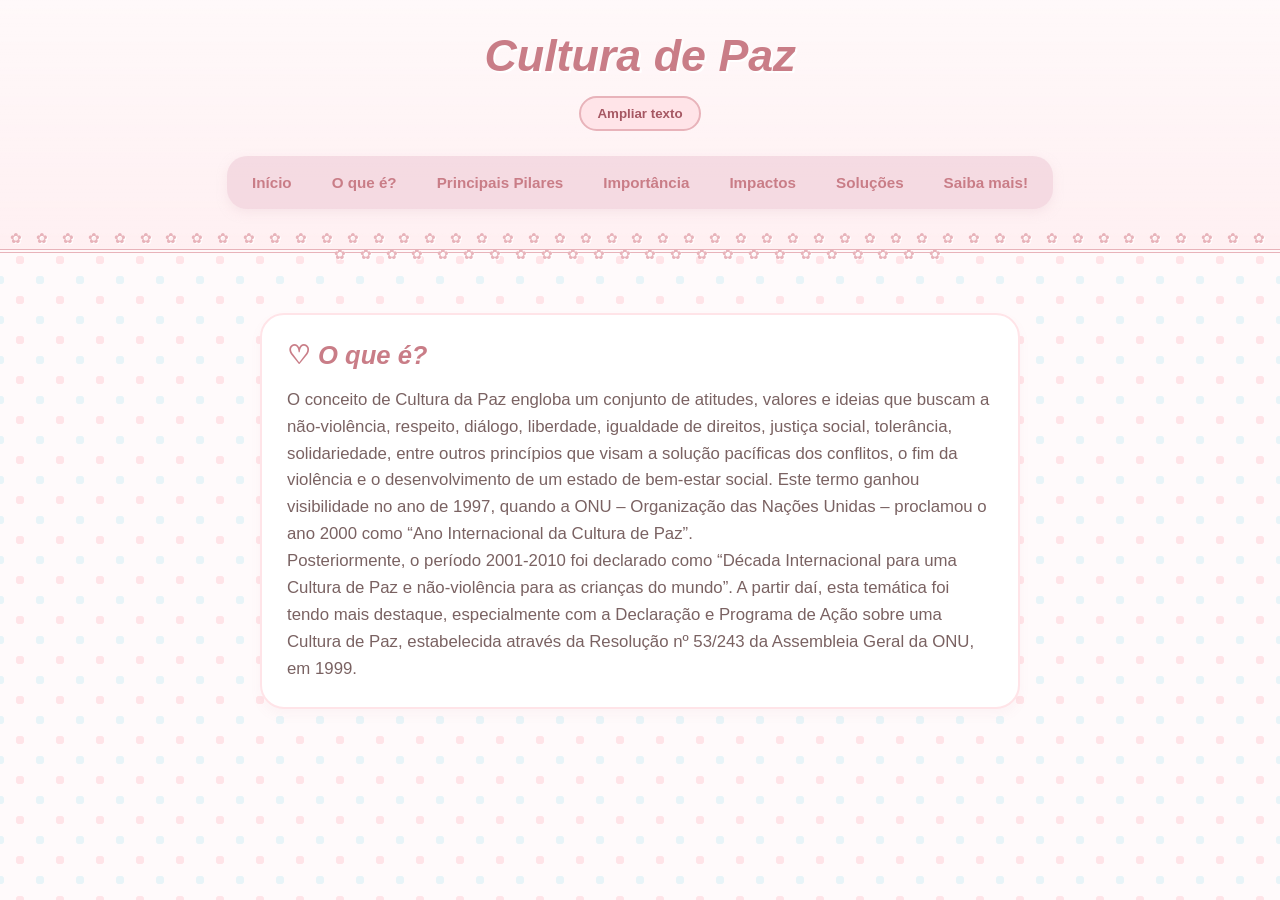
<file: pagina1.html>
<!DOCTYPE html>
<html lang="pt-BR">
<head>
 <meta charset="UTF-8">
 <meta name="viewport" content="width=device-width, initial-scale=1.0">
 <title>Paz em Pauta</title>
 <link rel="stylesheet" href="style.css">
 <script src="script.js" defer></script>
</head>
<body>
  
 <!-- Cabeçalho !-->


 <header>
  
     <h1><i>Cultura de Paz</i></h1>
  
     <!-- Botão de Acessibilidade !-->


     <div class="acessibilidade-container">
         <button type="button" id="botao-fonte" aria-pressed="false">Ampliar texto</button>
     </div>


     <!-- Menu de Navegação !-->


     <nav>
         <ul>
             <li><a href="index.html">Início</a></li>


             <li><a href="pagina1.html">O que é?</a></li>
             <li><a href="pagina2.html">Principais Pilares</a></li>
             <li><a href="pagina3.html">Importância</a></li>
             <li><a href="pagina4.html">Impactos</a></li>
             <li><a href="pagina5.html">Soluções</a></li>
             <li><a href="pagina6.html">Saiba mais!</a></li>
         </ul>
     </nav>
 </header>


 <article>


      <!-- O que é !-->


   <section id="o-que-e">
         <h3><i>O que é?</i></h3>
         <p>O conceito de Cultura da Paz engloba um conjunto de atitudes, valores e ideias que buscam a não-violência, respeito, diálogo, liberdade, igualdade de direitos, justiça social, tolerância, solidariedade, entre outros princípios que visam a solução pacíficas dos conflitos, o fim da violência e o desenvolvimento de um estado de bem-estar social.
Este termo ganhou visibilidade no ano de 1997, quando a ONU – Organização das Nações Unidas – proclamou o ano 2000 como “Ano Internacional da Cultura de Paz”. <br> Posteriormente, o período 2001-2010 foi declarado como “Década Internacional para uma Cultura de Paz e não-violência para as crianças do mundo”. A partir daí, esta temática foi tendo mais destaque, especialmente com a Declaração e Programa de Ação sobre uma Cultura de Paz, estabelecida através da Resolução nº 53/243 da Assembleia Geral da ONU, em 1999.</p>
        
     </section>


</article>


</body>
</html>
</file>
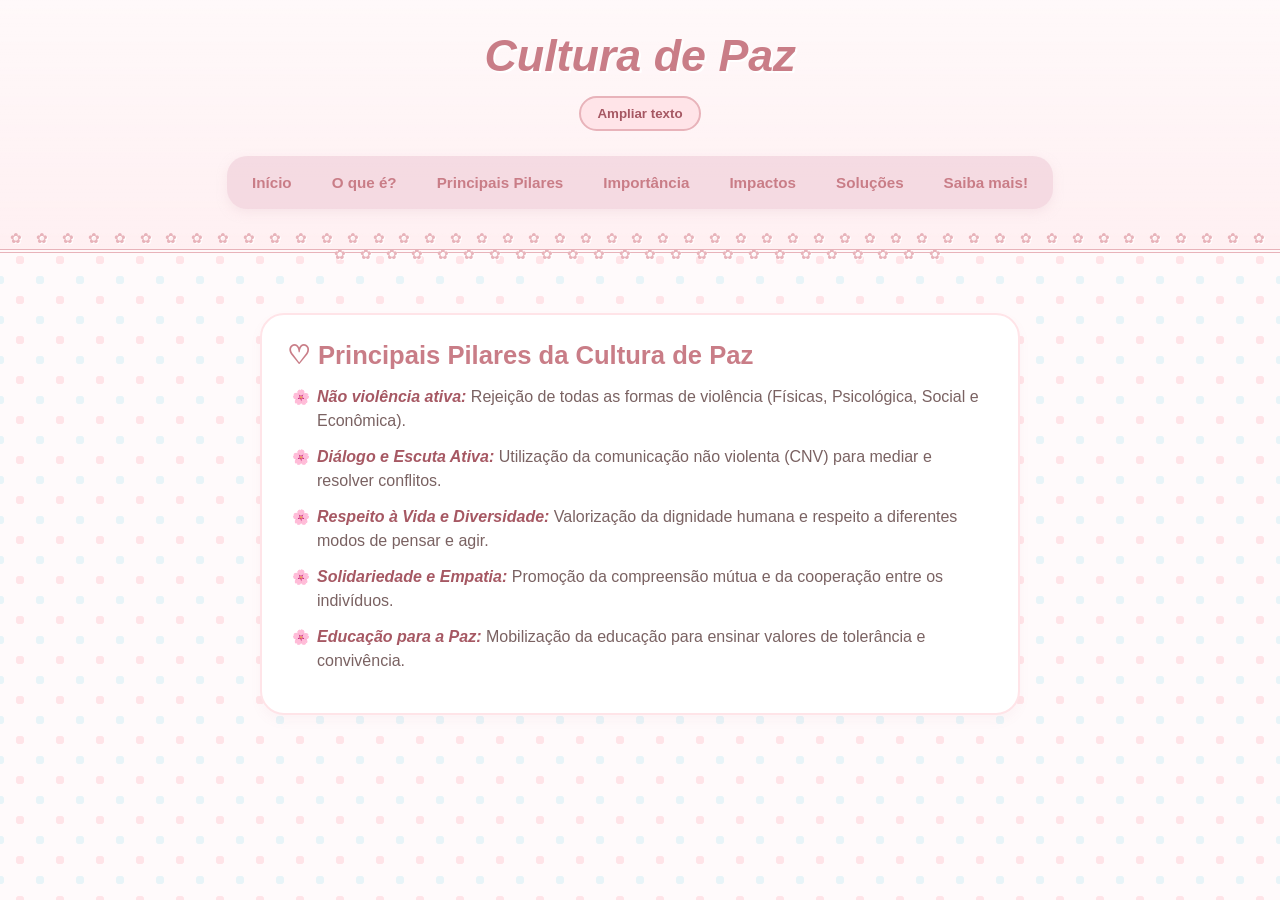
<file: pagina2.html>
<!DOCTYPE html>
<html lang="pt-BR">
<head>
 <meta charset="UTF-8">
 <meta name="viewport" content="width=device-width, initial-scale=1.0">
 <title>Paz em Pauta</title>
 <link rel="stylesheet" href="style.css">
 <script src="script.js" defer></script>
</head>
<body>
  
 <!-- Cabeçalho !-->


 <header>
  
     <h1><i>Cultura de Paz</i></h1>
  
     <!-- Botão de Acessibilidade !-->


     <div class="acessibilidade-container">
         <button type="button" id="botao-fonte" aria-pressed="false">Ampliar texto</button>
     </div>


     <!-- Menu de Navegação !-->


     <nav>
         <ul>
             <li><a href="index.html">Início</a></li>


             <li><a href="pagina1.html">O que é?</a></li>
             <li><a href="pagina2.html">Principais Pilares</a></li>
             <li><a href="pagina3.html">Importância</a></li>
             <li><a href="pagina4.html">Impactos</a></li>
             <li><a href="pagina5.html">Soluções</a></li>
             <li><a href="pagina6.html">Saiba mais!</a></li>
         </ul>
     </nav>
 </header>


 <article>


      <!-- Pilares !-->


      <section id="pilares">


         <h3>Principais Pilares da Cultura de Paz</h3>
         <ul>
             <li><b><i>Não violência ativa:</i></b> Rejeição de todas as formas de violência (Físicas, Psicológica, Social e Econômica).</li>
             <li><b><i>Diálogo e Escuta Ativa:</i></b> Utilização da comunicação não violenta (CNV) para mediar e resolver conflitos.</li>
             <li><b><i>Respeito à Vida e Diversidade:</i></b> Valorização da dignidade humana e respeito a diferentes modos de pensar e agir.</li>
             <li><b><i>Solidariedade e Empatia:</i></b> Promoção da compreensão mútua e da cooperação entre os indivíduos.</li>
             <li><b><i>Educação para a Paz:</i></b> Mobilização da educação para ensinar valores de tolerância e convivência.</li>
         </ul>


     </section>


</article>


</body>
</html>
</file>
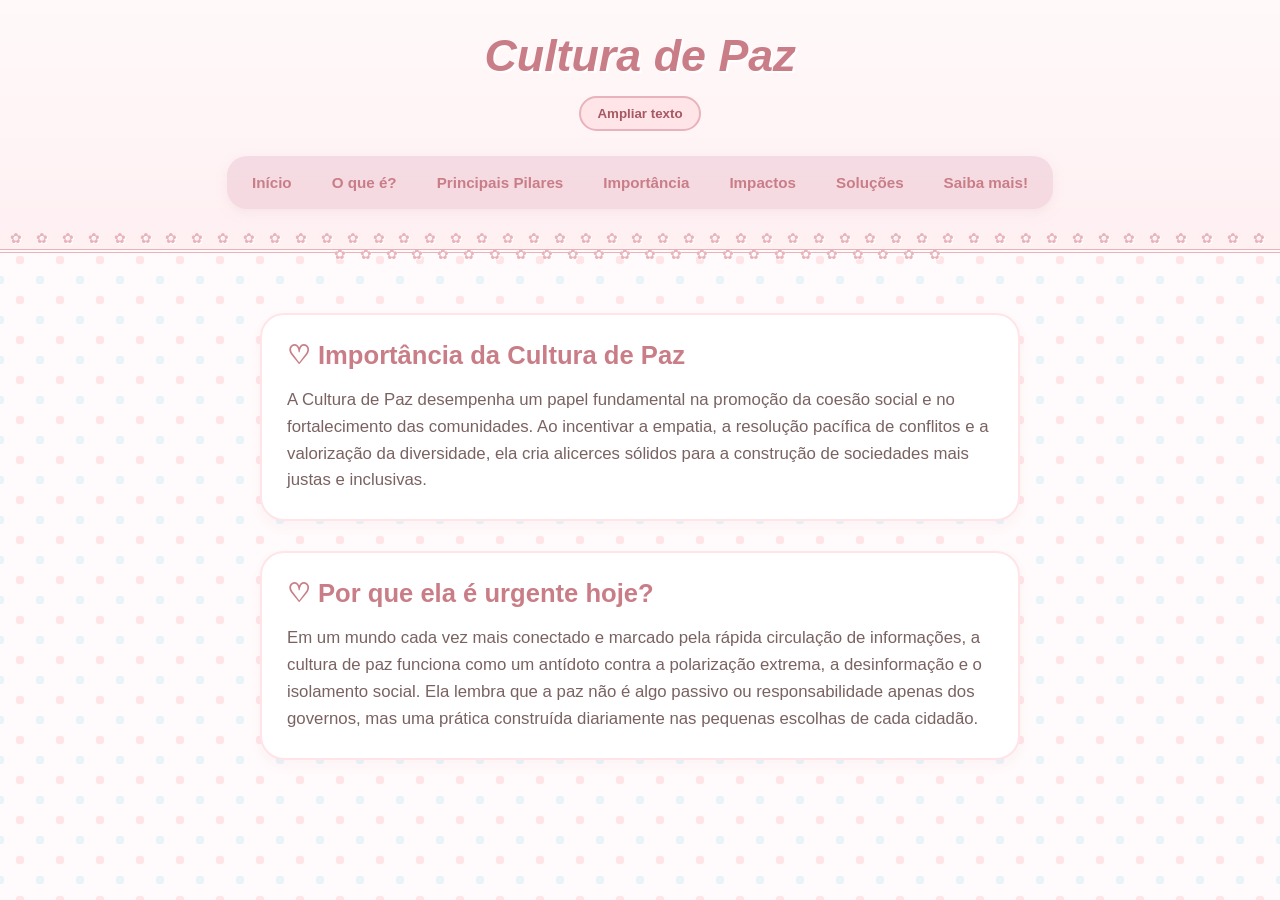
<file: pagina3.html>
<!DOCTYPE html>
<html lang="pt-BR">
<head>
 <meta charset="UTF-8">
 <meta name="viewport" content="width=device-width, initial-scale=1.0">
 <title>Paz em Pauta</title>
 <link rel="stylesheet" href="style.css">
 <script src="script.js" defer></script>
</head>
<body>
  
 <!-- Cabeçalho !-->


 <header>
  
     <h1><i>Cultura de Paz</i></h1>
  
     <!-- Botão de Acessibilidade !-->


     <div class="acessibilidade-container">
         <button type="button" id="botao-fonte" aria-pressed="false">Ampliar texto</button>
     </div>


     <!-- Menu de Navegação !-->


     <nav>
         <ul>
             <li><a href="index.html">Início</a></li>


             <li><a href="pagina1.html">O que é?</a></li>
             <li><a href="pagina2.html">Principais Pilares</a></li>
             <li><a href="pagina3.html">Importância</a></li>
             <li><a href="pagina4.html">Impactos</a></li>
             <li><a href="pagina5.html">Soluções</a></li>
             <li><a href="pagina6.html">Saiba mais!</a></li>
         </ul>
     </nav>


 </header>


 <article>


 <!-- Importância !-->


 <section id="importancia">


     <h3>Importância da Cultura de Paz</h3>
     <p>A Cultura de Paz desempenha um papel fundamental na promoção da coesão social e no fortalecimento das comunidades. Ao incentivar a empatia, a resolução pacífica de conflitos e a valorização da diversidade, ela cria alicerces sólidos para a construção de sociedades mais justas e inclusivas.</p>
    </section>


    <section id="importancia">


     <h3>Por que ela é urgente hoje?</h3>
     <p>Em um mundo cada vez mais conectado e marcado pela rápida circulação de informações, a cultura de paz funciona como um antídoto contra a polarização extrema, a desinformação e o isolamento social. Ela lembra que a paz não é algo passivo ou responsabilidade apenas dos governos, mas uma prática construída diariamente nas pequenas escolhas de cada cidadão.</p>
    </section>


 </article>


</body>
</html>
</file>
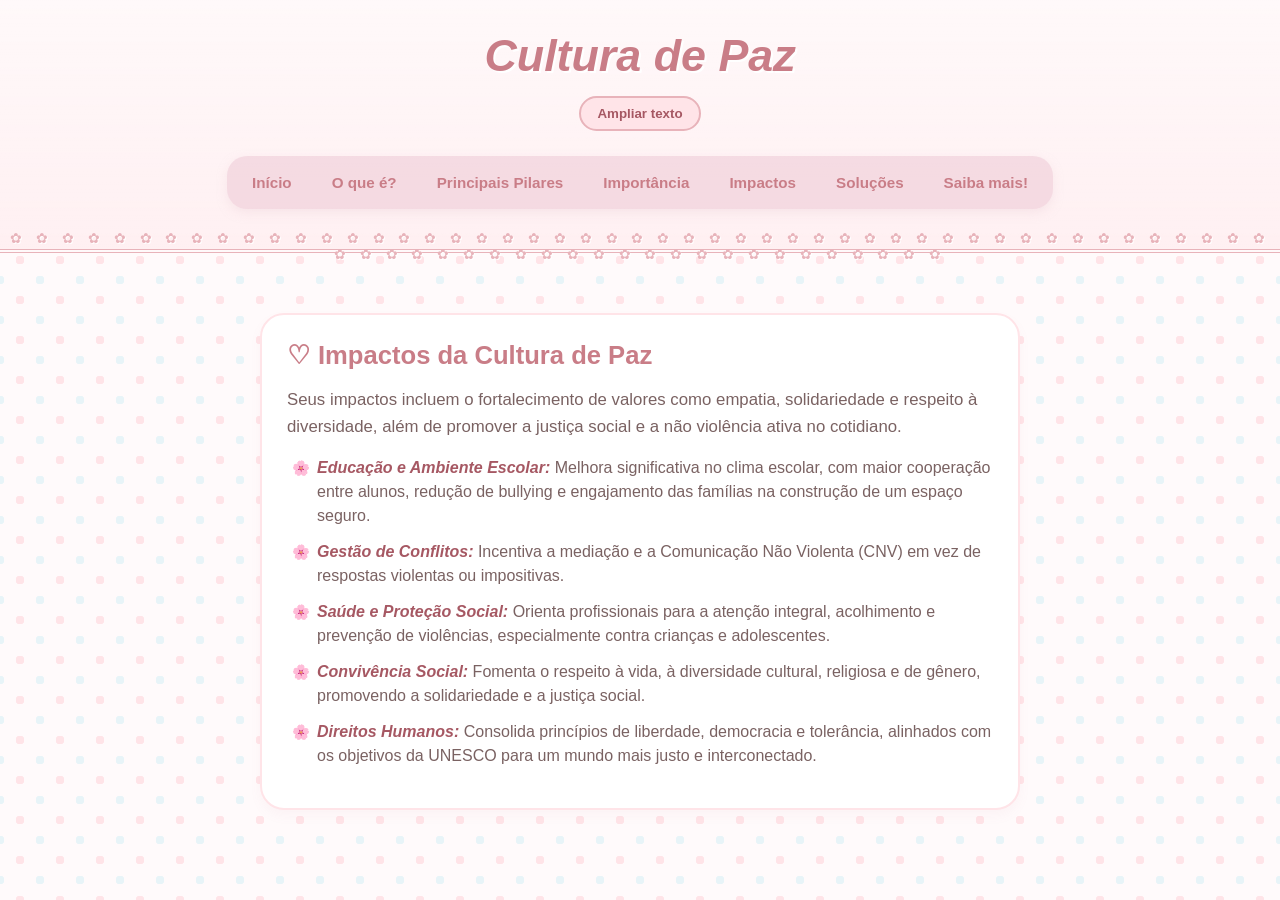
<file: pagina4.html>
<!DOCTYPE html>
<html lang="pt-BR">
<head>
 <meta charset="UTF-8">
 <meta name="viewport" content="width=device-width, initial-scale=1.0">
 <title>Paz em Pauta</title>
 <link rel="stylesheet" href="style.css">
 <script src="script.js" defer></script>
</head>
<body>
  
 <!-- Cabeçalho !-->


 <header>
  
     <h1><i>Cultura de Paz</i></h1>
  
     <!-- Botão de Acessibilidade !-->


     <div class="acessibilidade-container">
         <button type="button" id="botao-fonte" aria-pressed="false">Ampliar texto</button>
     </div>


     <!-- Menu de Navegação !-->


     <nav>
         <ul>
             <li><a href="index.html">Início</a></li>


             <li><a href="pagina1.html">O que é?</a></li>
             <li><a href="pagina2.html">Principais Pilares</a></li>
             <li><a href="pagina3.html">Importância</a></li>
             <li><a href="pagina4.html">Impactos</a></li>
             <li><a href="pagina5.html">Soluções</a></li>
             <li><a href="pagina6.html">Saiba mais!</a></li>
         </ul>
     </nav>
 </header>


 <article>


<!--  Impactos !-->


      <section id="impactos">
         <h3>Impactos da Cultura de Paz</h3>
         <p>Seus impactos incluem o fortalecimento de valores como empatia, solidariedade e respeito à diversidade, além de promover a justiça social e a não violência ativa no cotidiano.</p>
         <ul>
             <li><b><i>Educação e Ambiente Escolar:</i></b> Melhora significativa no clima escolar, com maior cooperação entre alunos, redução de bullying e engajamento das famílias na construção de um espaço seguro.</li>
             <li><b><i>Gestão de Conflitos:</i></b> Incentiva a mediação e a Comunicação Não Violenta (CNV) em vez de respostas violentas ou impositivas.</li>
             <li><b><i>Saúde e Proteção Social:</i></b> Orienta profissionais para a atenção integral, acolhimento e prevenção de violências, especialmente contra crianças e adolescentes.</li>
             <li><b><i>Convivência Social:</i></b> Fomenta o respeito à vida, à diversidade cultural, religiosa e de gênero, promovendo a solidariedade e a justiça social.</li>
             <li><b><i>Direitos Humanos:</i></b> Consolida princípios de liberdade, democracia e tolerância, alinhados com os objetivos da UNESCO para um mundo mais justo e interconectado.</li>
         </ul>
     </section>


 </article>


</body>
</html>
</file>
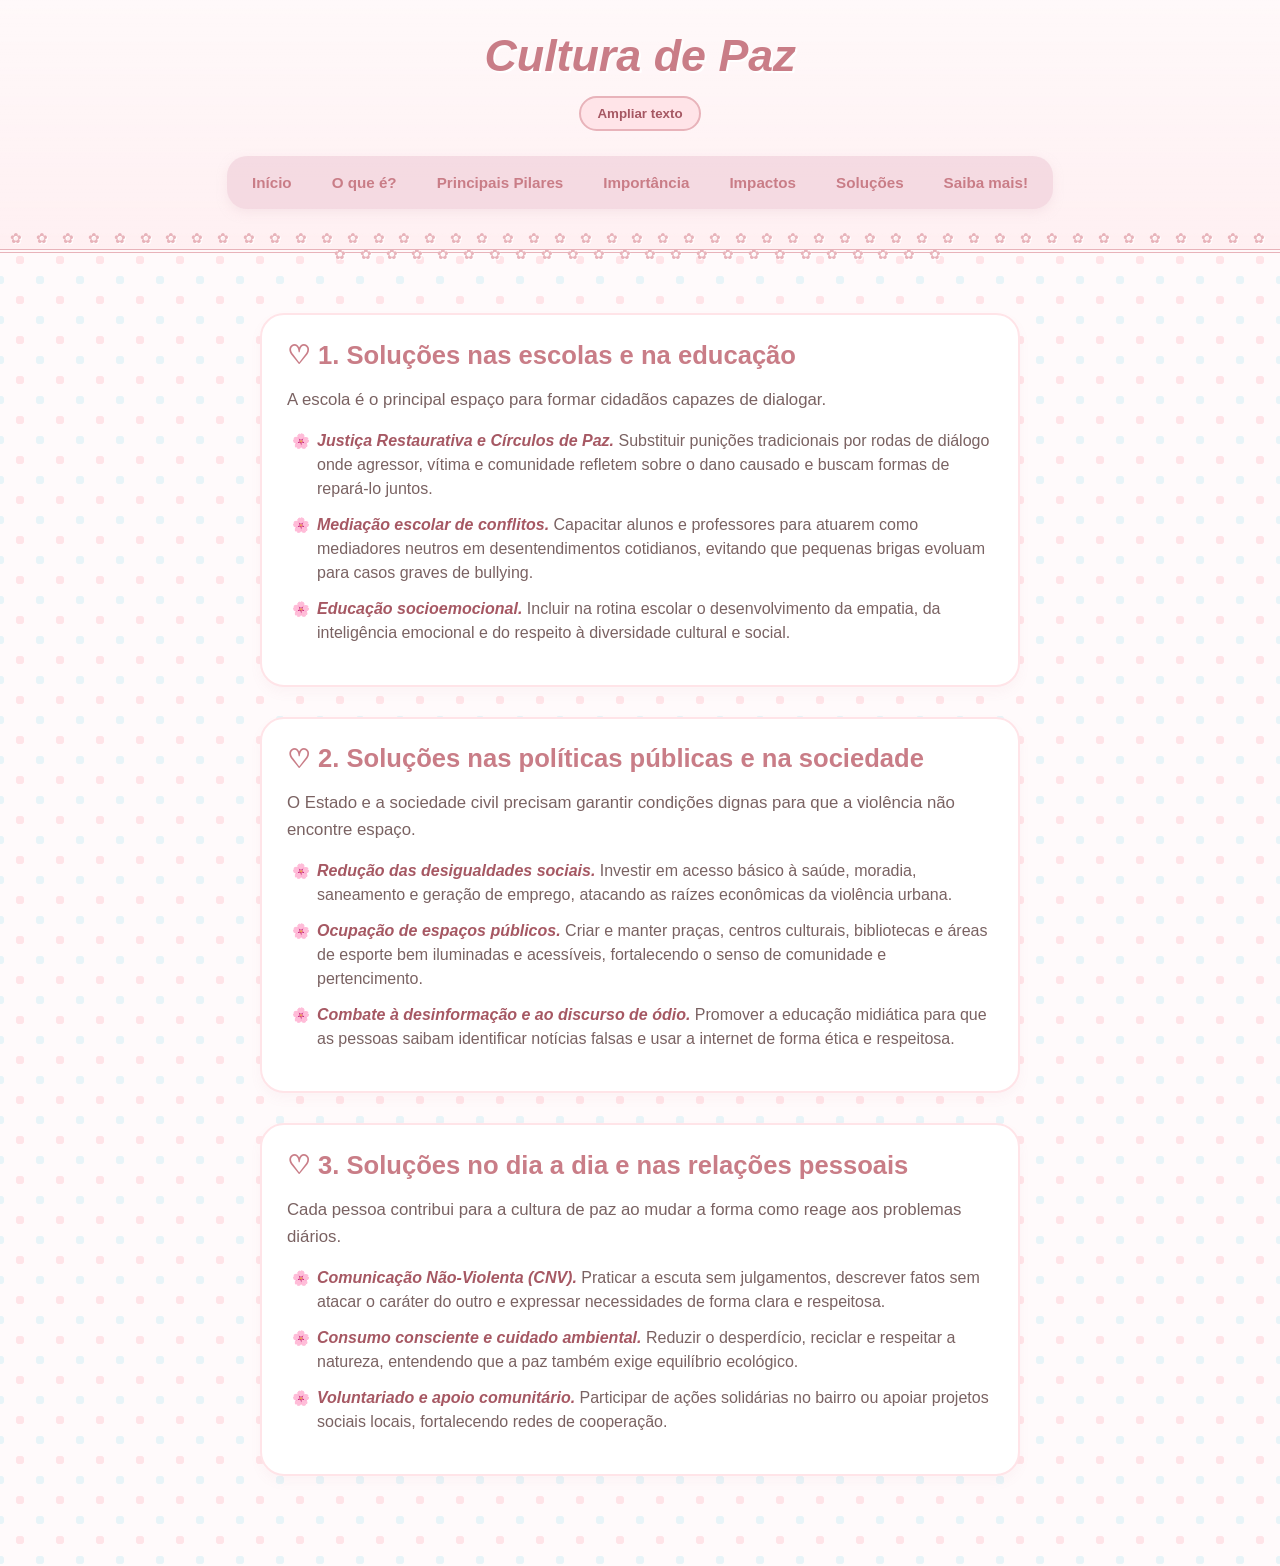
<file: pagina5.html>
<!DOCTYPE html>
<html lang="pt-BR">
<head>
 <meta charset="UTF-8">
 <meta name="viewport" content="width=device-width, initial-scale=1.0">
 <title>Paz em Pauta</title>
 <link rel="stylesheet" href="style.css">
 <script src="script.js" defer></script>
</head>
<body>
  
 <!-- Cabeçalho !-->


 <header>
  
     <h1><i>Cultura de Paz</i></h1>
  
     <!-- Botão de Acessibilidade !-->


     <div class="acessibilidade-container">
         <button type="button" id="botao-fonte" aria-pressed="false">Ampliar texto</button>
     </div>


     <!-- Menu de Navegação !-->


     <nav>
         <ul>
             <li><a href="index.html">Início</a></li>


             <li><a href="pagina1.html">O que é?</a></li>
             <li><a href="pagina2.html">Principais Pilares</a></li>
             <li><a href="pagina3.html">Importância</a></li>
             <li><a href="pagina4.html">Impactos</a></li>
             <li><a href="pagina5.html">Soluções</a></li>
             <li><a href="pagina6.html">Saiba mais!</a></li>
         </ul>
     </nav>
 </header>


 <article>
   <!-- Soluções -->
   <section id="solucoes">
     <h4>1. Soluções nas escolas e na educação</h4>
     <p>A escola é o principal espaço para formar cidadãos capazes de dialogar.</p>
     <ul>
       <li><b><i>Justiça Restaurativa e Círculos de Paz.</i></b> Substituir punições tradicionais por rodas de diálogo onde agressor, vítima e comunidade refletem sobre o dano causado e buscam formas de repará-lo juntos.</li>
       <li><b><i>Mediação escolar de conflitos.</i></b> Capacitar alunos e professores para atuarem como mediadores neutros em desentendimentos cotidianos, evitando que pequenas brigas evoluam para casos graves de bullying.</li>
       <li><b><i>Educação socioemocional.</i></b> Incluir na rotina escolar o desenvolvimento da empatia, da inteligência emocional e do respeito à diversidade cultural e social.</li>
     </ul>
   </section>
    <section id="solucoes-politicas">
     <h4>2. Soluções nas políticas públicas e na sociedade</h4>
     <p>O Estado e a sociedade civil precisam garantir condições dignas para que a violência não encontre espaço.</p>
     <ul>
       <li><b><i>Redução das desigualdades sociais.</i></b> Investir em acesso básico à saúde, moradia, saneamento e geração de emprego, atacando as raízes econômicas da violência urbana.</li>
       <li><b><i>Ocupação de espaços públicos.</i></b> Criar e manter praças, centros culturais, bibliotecas e áreas de esporte bem iluminadas e acessíveis, fortalecendo o senso de comunidade e pertencimento.</li>
       <li><b><i>Combate à desinformação e ao discurso de ódio.</i></b> Promover a educação midiática para que as pessoas saibam identificar notícias falsas e usar a internet de forma ética e respeitosa.</li>
     </ul>
   </section>
    <section id="solucoes-dia-a-dia">
     <h4>3. Soluções no dia a dia e nas relações pessoais</h4>
     <p>Cada pessoa contribui para a cultura de paz ao mudar a forma como reage aos problemas diários.</p>
     <ul>
       <li><b><i>Comunicação Não-Violenta (CNV).</i></b> Praticar a escuta sem julgamentos, descrever fatos sem atacar o caráter do outro e expressar necessidades de forma clara e respeitosa.</li>
       <li><b><i>Consumo consciente e cuidado ambiental.</i></b> Reduzir o desperdício, reciclar e respeitar a natureza, entendendo que a paz também exige equilíbrio ecológico.</li>
       <li><b><i>Voluntariado e apoio comunitário.</i></b> Participar de ações solidárias no bairro ou apoiar projetos sociais locais, fortalecendo redes de cooperação.</li>
     </ul>
   </section>
 </article>


</body>
</html>
</file>
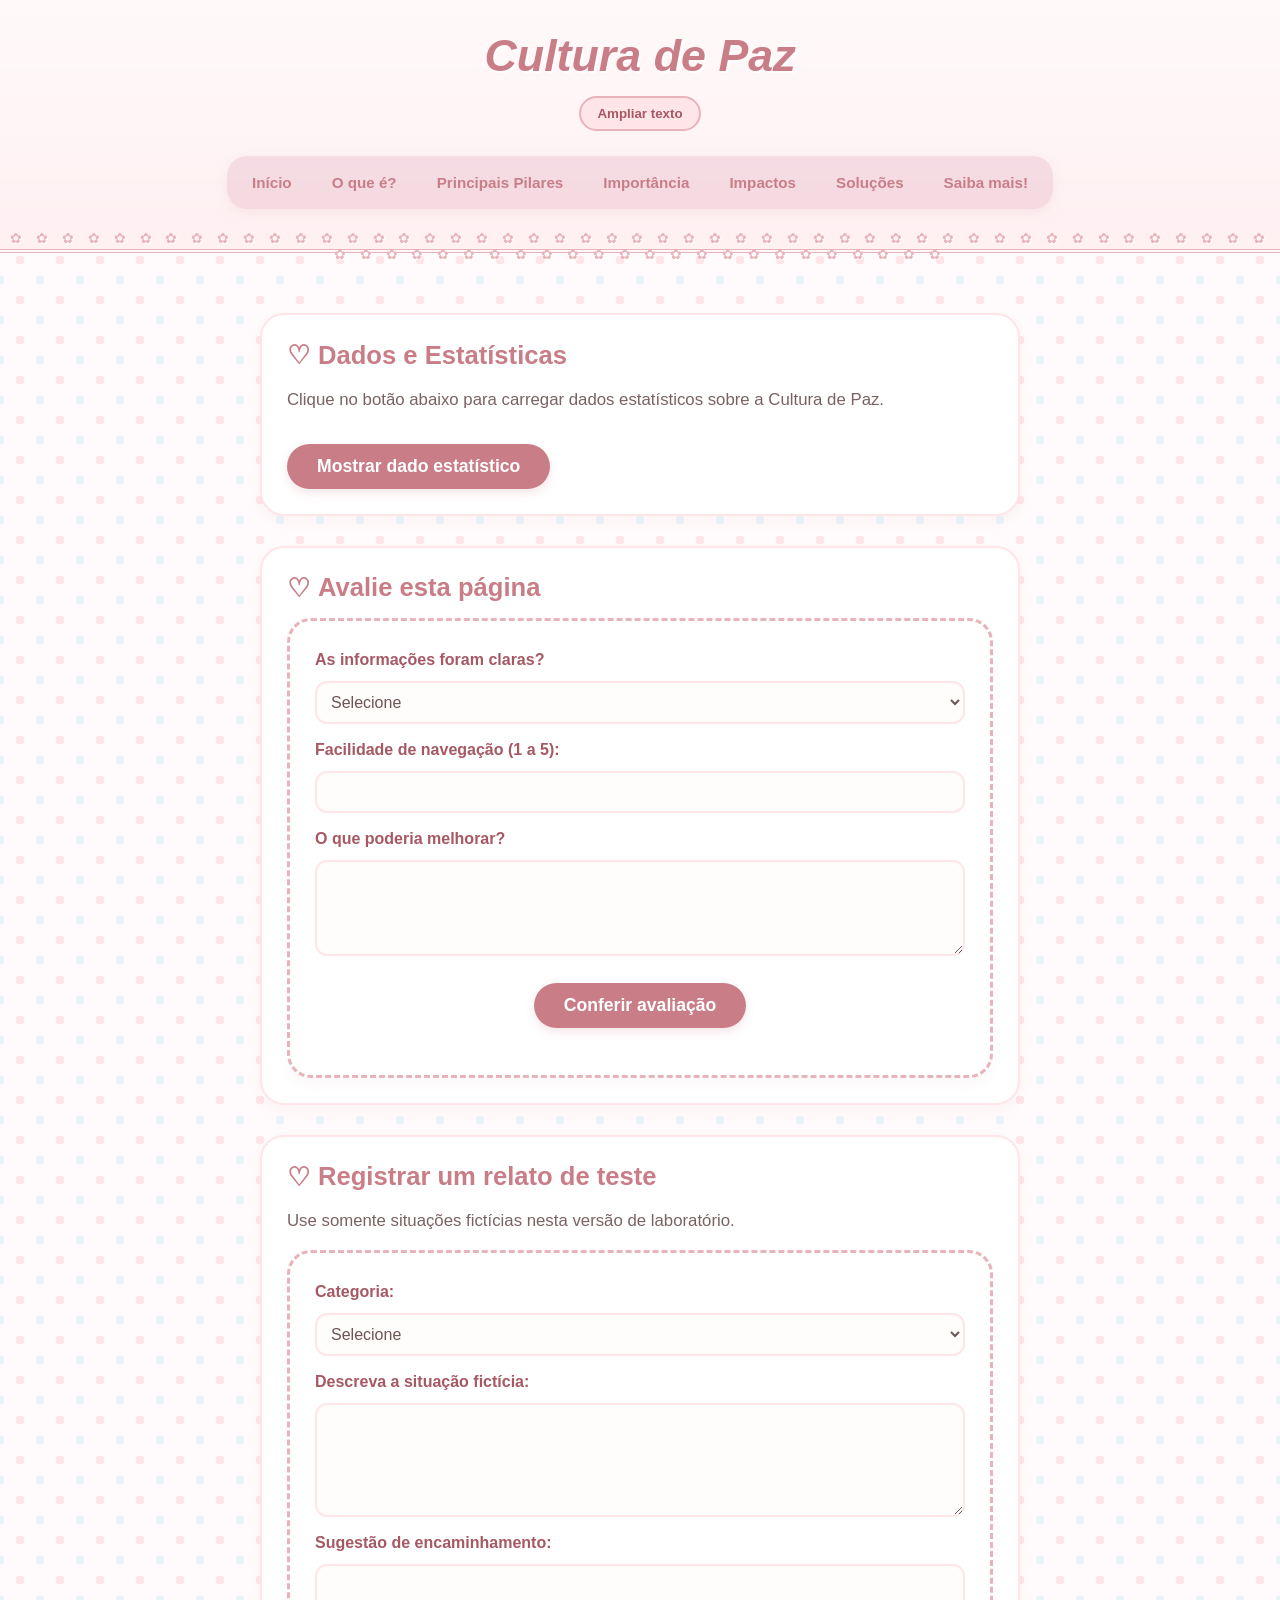
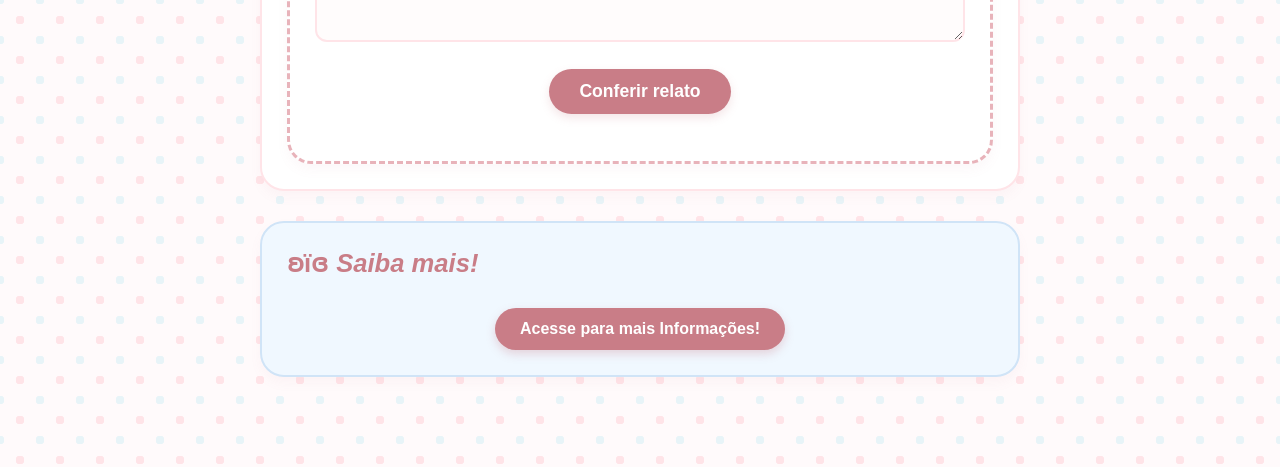
<file: pagina6.html>
<!DOCTYPE html>
<html lang="pt-BR">
<head>
<meta charset="UTF-8">
<meta name="viewport" content="width=device-width, initial-scale=1.0">
<title>Paz em Pauta</title>
<link rel="stylesheet" href="style.css">
<script src="script.js" defer></script>
</head>
<body>

<!-- Cabeçalho !-->

<header>

    <h1><i>Cultura de Paz</i></h1>

    <!-- Botão de Acessibilidade !-->


    <div class="acessibilidade-container">
        <button type="button" id="botao-fonte" aria-pressed="false">Ampliar texto</button>
    </div>

    <!-- Menu de Navegação !-->


    <nav>
        <ul>
            <li><a href="index.html">Início</a></li>

            <li><a href="pagina1.html">O que é?</a></li>
            <li><a href="pagina2.html">Principais Pilares</a></li>
            <li><a href="pagina3.html">Importância</a></li>
            <li><a href="pagina4.html">Impactos</a></li>
            <li><a href="pagina5.html">Soluções</a></li>
            <li><a href="pagina6.html">Saiba mais!</a></li>
        </ul>
    </nav>
</header>

<article>

      <!-- Dados Quantitativos !-->

      <section id="dados-quantitativos" aria-labelledby="titulo-dados">
        <h3 id="titulo-dados">Dados e Estatísticas</h3>
        <p id="dado-destaque">Clique no botão abaixo para carregar dados estatísticos sobre a Cultura de Paz.</p>
        <button type="button" id="mostrar-dado">Mostrar dado estatístico</button>
    </section>

    <!-- Secção 7: Formulário de Avaliação da Página !-->

    <section aria-labelledby="titulo-avaliacao">

        <h3 id="titulo-avaliacao">Avalie esta página</h3>
      <form id="titulo-avaliacao" action="https://formspree.io/f/xrpqgekp" method="POST">
            <label for="clareza">As informações foram claras?</label>
            <select id="clareza" name="clareza" required>
                <option value="">Selecione</option>
                <option value="sim">Sim</option>
                <option value="parcialmente">Parcialmente</option>
                <option value="nao">Não</option>
            </select>

            <label for="nota">Facilidade de navegação (1 a 5):</label>
            <input id="nota" name="nota" type="number" min="1" max="5" required>

            <label for="sugestao">O que poderia melhorar?</label>
            <textarea id="sugestao" name="sugestao" rows="4" maxlength="500"></textarea>

            <button type="submit">Conferir avaliação</button>
            <p id="resultado-avaliacao" role="status" aria-live="polite"></p>
        </form>


    </section>

    <!-- Formulário de Relato Anónimo !-->

    <section aria-labelledby="titulo-relato">


        <h3 id="titulo-relato">Registrar um relato de teste</h3>
        <p>Use somente situações fictícias nesta versão de laboratório.</p>
        <form id="titulo-relato" action="https://formspree.io/f/xrpqgekp" method="POST">


            <label for="categoria">Categoria:</label>
            <select id="categoria" name="categoria" required>
                <option value="">Selecione</option>
                <option value="convivencia">Convivência</option>
                <option value="ambiente-digital">Ambiente digital</option>
            </select>


            <label for="descricao">Descreva a situação fictícia:</label>
            <textarea id="descricao" name="descricao" rows="5" maxlength="1000" required></textarea>


            <label for="sugestao-relato">Sugestão de encaminhamento:</label>
            <textarea id="sugestao-relato" name="sugestao" rows="3" maxlength="500"></textarea>

            <button type="submit">Conferir relato</button>
            <p id="resultado-relato" role="status" aria-live="polite"></p>
        </form>
    </section>

    <!-- Saiba mais !-->

    <section id="saiba-mais">

        <h4><i>Saiba mais!</i></h4>
        <a href="https://www.ufrgs.br/das/wp-content/uploads/2022/04/Cartilha-Cultura-de-PAZ-Versao-Final-Revisada-e-Ajustada-06.04.2022.pdf" target="_blank" rel="noopener noreferrer">Acesse para mais Informações!</a>
 
      </section>

</article>

</body>
</html>
</file>
<file: style.css>
* {
 box-sizing: border-box;
}




body.fonte-ampliada {
 font-size: 1.5rem;
}




body.fonte-ampliada * {
font-size: inherit !important;
}




body.fonte-ampliada h1,
body.fonte-ampliada .titulo-central {
font-size: 1.3em !important;
}




body {
 font-family: 'Quicksand', sans-serif;
 background-color: #fffafb;
 background-image: radial-gradient(#ffe4e8 15%, transparent 16%), radial-gradient(#e8f4f8 15%, transparent 16%);
 background-size: 40px 40px;
 background-position: 0 0, 20px 20px;
 color: #6e5454;
 margin: 0;
 padding: 0;
}




/* acessibilidade */


button:focus-visible, input:focus-visible, select:focus-visible, textarea:focus-visible, a:focus-visible {
 outline: 3px solid #c97d87;
 outline-offset: 3px;
}




/* Cabeçalho (Header) e Menu de Navegação (Nav)*/


header {
 background-color: #fff0f2;
 background-image: linear-gradient(to bottom, rgba(255,255,255,0.6), transparent);
 text-align: center;
 padding: 30px 20px 40px 20px;
 border-bottom: 4px double #e8b3ba;
 position: relative;
}




header::after {
 content: "  ✿  ✿  ✿  ✿  ✿  ✿  ✿  ✿  ✿  ✿  ✿  ✿  ✿  ✿  ✿  ✿  ✿  ✿  ✿  ✿  ✿  ✿  ✿  ✿  ✿  ✿  ✿  ✿  ✿  ✿  ✿  ✿  ✿  ✿  ✿  ✿  ✿  ✿  ✿  ✿  ✿  ✿  ✿  ✿  ✿  ✿  ✿  ✿  ✿  ✿  ✿  ✿  ✿  ✿  ✿  ✿  ✿  ✿  ✿  ✿  ✿  ✿  ✿  ✿  ✿  ✿  ✿  ✿  ✿  ✿  ✿  ✿  ✿";
 position: absolute;
 bottom: -13px;
 left: 0;
 width: 100%;
 color: #e8b3ba;
 font-size: 14px;
 letter-spacing: 5px;
 text-shadow: 1px 1px #fff;
 text-align: center;
}




header h1 {
 font-family: 'Fredoka', sans-serif;
 color: #c97d87;
 font-size: 2.8rem;
 margin: 0 0 15px 0;
 text-shadow: 2px 2px 0px #ffffff;
}




.acessibilidade-container {
 margin-bottom: 15px;
}




#botao-fonte {
 background-color: #ffe4e8;
 color: #a65863;
 border: 2px solid #e8b3ba;
 padding: 8px 16px;
 border-radius: 20px;
 font-weight: 700;
 cursor: pointer;
 transition: all 0.2s ease;
 width: auto;
}




#botao-fonte:hover {
 background-color: #e8b3ba;
 color: #ffffff;
}




nav {
 background-color: rgba(236, 195, 209, 0.5);
 padding: 10px;
 border-radius: 20px;
 display: inline-block;
 box-shadow: 0 4px 10px rgba(242, 218, 224, 0.5);
 margin-top: 10px;
}




nav ul {
 list-style: none;
 padding: 0;
 margin: 0;
 display: flex;
 flex-wrap: wrap;
 justify-content: center;
 gap: 10px;
}




nav a {
 color: #c97d87;
 text-decoration: none;
 font-weight: 700;
 font-size: 0.95rem;
 padding: 8px 15px;
 border-radius: 15px;
 transition: all 0.3s ease;
 position: relative;
 display: inline-block;
}




nav a:hover {
 background-color: #fff0f2;
 color: #a65863;
 transform: scale(1.05);
}




nav a:hover::before {
 content: "♥";
 position: absolute;
 top: -8px;
 left: 45%;
 font-size: 12px;
 color: #a65863;
}




/*Articles & Sections */


article {
 max-width: 800px;
 margin: 40px auto;
 padding: 20px;
}




section {
 background: #ffffff;
 border: 2px solid #ffe4e8;
 border-radius: 24px;
 padding: 25px;
 margin-bottom: 30px;
 box-shadow: 0 6px 12px rgba(201, 125, 135, 0.05);
 transition: transform 0.2s ease;
}




section:hover {
 transform: translateY(-2px);
 border-color: #e8b3ba;
}




section h3, section h4 {
 font-family: 'Fredoka', sans-serif;
 color: #c97d87;
 font-size: 1.6rem;
 margin-top: 0;
 margin-bottom: 15px;
 display: flex;
 align-items: center;
 gap: 8px;
}




section h3::before, section h4::before {
 content: "♡";
}




section p {
 font-size: 1.05rem;
 line-height: 1.6;
 color: #7a6262;
 margin-bottom: 15px;
}




section p:last-child {
 margin-bottom: 0;
}




/* Listas com Flores */


section ul {
 list-style: none;
 padding-left: 5px;
 margin: 15px 0;
}




section li {
 position: relative;
 padding-left: 25px;
 margin-bottom: 12px;
 font-size: 1rem;
 line-height: 1.5;
 color: #7a6262;
}




section li::before {
 content: "🌸";
 position: absolute;
 left: 0;
 top: 2px;
 font-size: 0.9rem;
}




section li b, section li strong {
 color: #a65863;
}




/* Título e Foto */


.hero-simples {
 min-height: calc(100vh - 350px);
 display: flex;
 flex-direction: column;
 justify-content: center;
 align-items: center;
 padding: 60px 20px;
 text-align: center;
}




.titulo-central {
 font-family: 'Fredoka', sans-serif;
 font-size: 4.5rem;
 color: #c97d87;
 margin-bottom: 40px;
 text-shadow: 3px 3px 0px #ffffff;
 font-weight: 800;
}




.container-foto-ilustrativa {
 width: 100%;
 max-width: 450px;
 height: 400px;
 background: #ffffff;
 border: 3px dashed #e8b3ba;
 border-radius: 24px;
 box-shadow: 0 8px 16px rgba(201, 125, 135, 0.08);
 position: relative;
 overflow: hidden;
 display: flex;
 justify-content: center;
 align-items: center;
}




.foto-ilustrativa {
 width: 100%;
 height: 100%;
 object-fit: cover;
 display: block;
}




.legenda-foto {
 position: absolute;
 font-family: 'Quicksand', sans-serif;
 font-weight: 700;
 color: #e8b3ba;
 background-color: rgba(255, 255, 255, 0.9);
 padding: 10px 20px;
 border-radius: 12px;
 pointer-events: none;
}




/* Formulários e Interatividade*/


form {
 display: flex;
 flex-direction: column;
 gap: 12px;
 background: #ffffff;
 border: 3px dashed #e8b3ba;
 border-radius: 24px;
 padding: 25px;
 margin-top: 15px;
 box-shadow: 0 6px 12px rgba(201, 125, 135, 0.05);
}




label {
 font-weight: 700;
 color: #a65863;
 margin-top: 5px;
 text-align: left;
}




input, select, textarea {
 font-family: 'Quicksand', sans-serif;
 font-size: 1rem;
 width: 100%;
 border: 2px solid #ffe4e8;
 border-radius: 12px;
 padding: 10px;
 background-color: #fffcfc;
 color: #6e5454;
 transition: border-color 0.3s, background-color 0.3s;
}




input:focus, select:focus, textarea:focus {
 border-color: #d0e4f7;
 background-color: #ffffff;
 outline: none;
}




textarea {
 resize: vertical;
}




/* Botões de Envio para mostrar Dados */


form button, #mostrar-dado {
 background-color: #c97d87;
 color: white;
 border: none;
 font-family: 'Fredoka', sans-serif;
 font-size: 1.1rem;
 font-weight: 600;
 padding: 12px 30px;
 border-radius: 50px;
 cursor: pointer;
 transition: all 0.3s ease;
 margin-top: 15px;
 width: auto;
 align-self: center;
 box-shadow: 0 4px 10px rgba(201, 125, 135, 0.2);
}




form button:hover, #mostrar-dado:hover {
 background-color: #a65863;
 transform: scale(1.03);
 box-shadow: 0 6px 15px rgba(201, 125, 135, 0.3);
}




form p[role="status"] {
 font-weight: 700;
 margin-top: 10px;
 color: #388e3c;
 text-align: center;
}




/* Saiba Mais */


#saiba-mais {
 text-align: center;
 background-color: #f0f8ff;
 border-color: #d0e4f7;
}




#saiba-mais h4::before {
 content: "ʚїɞ";
}




#saiba-mais a {
 display: inline-block;
 background-color: #c97d87;
 color: #ffffff;
 text-decoration: none;
 font-weight: 700;
 padding: 12px 25px;
 border-radius: 50px;
 margin-top: 15px;
 box-shadow: 0 4px 10px rgba(201, 125, 135, 0.3);
 transition: all 0.3s ease;
}




#saiba-mais a:hover {
 background-color: #a65863;
 transform: translateY(-2px);
 box-shadow: 0 6px 15px rgba(201, 125, 135, 0.4);
}




/* Rodapé (Footer) */


footer {
 background-color: #fff0f2;
 text-align: center;
 padding: 30px 20px;
 margin-top: 50px;
 border-top: 2px solid #ffe4e8;
 color: #a38588;
 font-size: 0.95rem;
}




footer p {
 margin: 5px 0;
}




footer p:first-child {
 font-family: 'Fredoka', sans-serif;
 color: #c97d87;
 font-size: 1.2rem;
}




/* Telas menores (Celulares) */


@media (max-width: 600px) {
 article {
     padding: 10px;
 }
 header h1 {
     font-size: 2.2rem;
 }
 .titulo-central {
     font-size: 2.8rem;
     margin-bottom: 25px;
 }
 .container-foto-ilustrativa {
     height: 250px;
 }
 nav ul {
     flex-direction: column;
 }
 nav a {
     display: block;
 }
}
</file>
